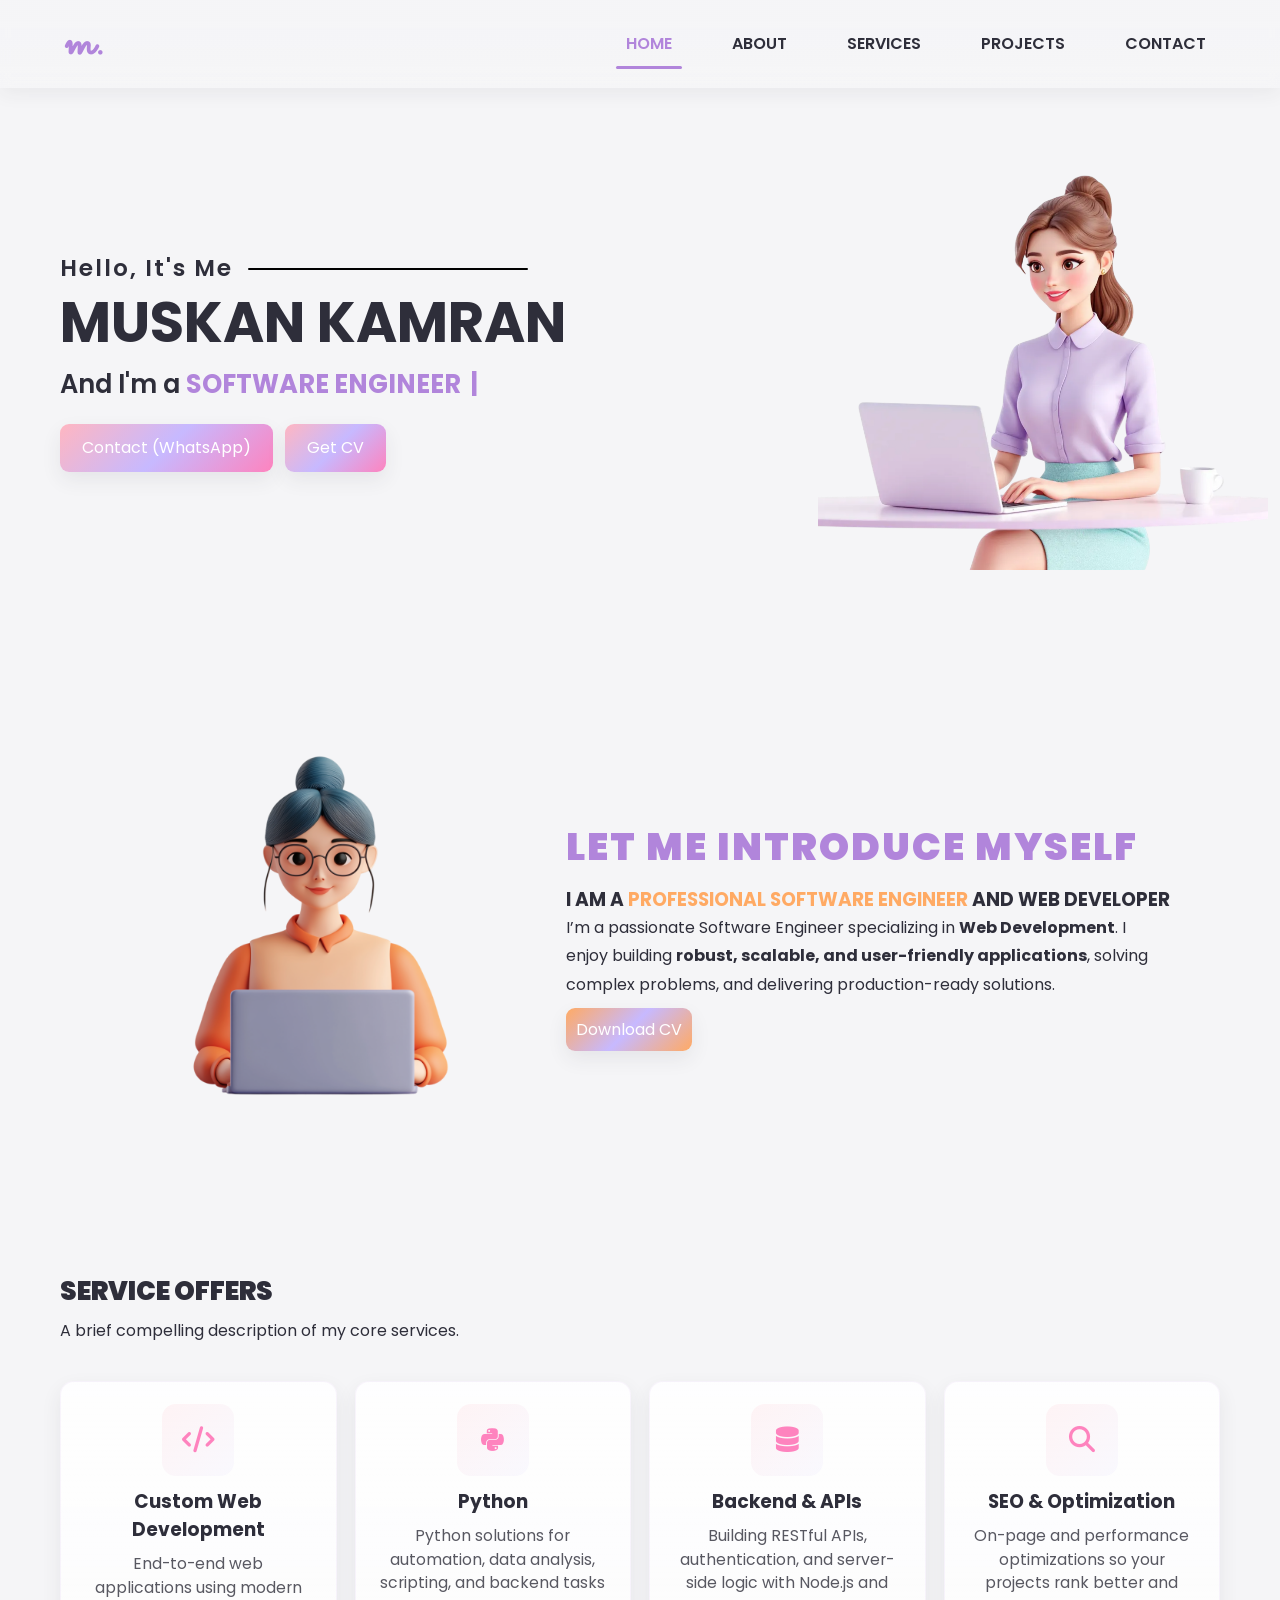
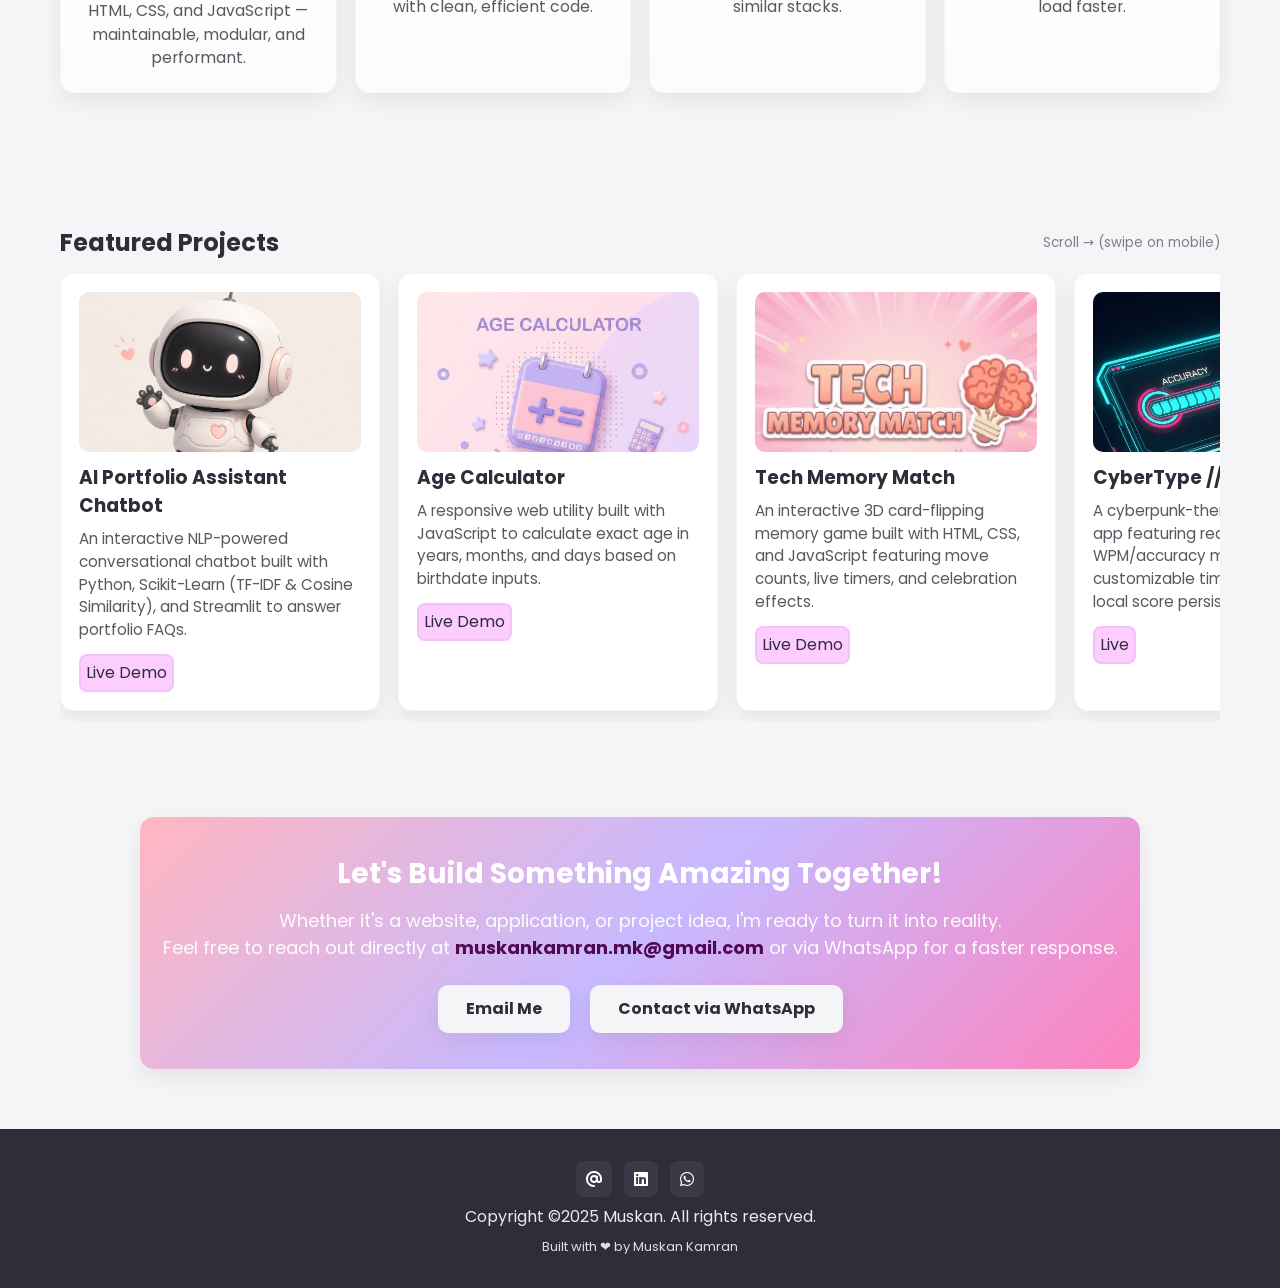
<file: index.html>
<!DOCTYPE html>
<html lang="en">
<head>
  <meta charset="utf-8" />
  <meta name="viewport" content="width=device-width,initial-scale=1" />
  <title>Muskan Kamran — Software Engineer</title>
  <link rel="stylesheet" href="styles.css">
  <link rel="icon" type="image/x-icon" href="images/web-app-manifest-512x512.png">


  <!-- Fonts -->
  <link href="https://fonts.googleapis.com/css2?family=Poppins:wght@300;400;600;700;800&family=Sacramento&display=swap" rel="stylesheet">

  <!-- Icons -->
  <link rel="stylesheet" href="https://cdnjs.cloudflare.com/ajax/libs/font-awesome/6.4.0/css/all.min.css" integrity="sha512-..." crossorigin="anonymous" referrerpolicy="no-referrer" />

</head>
<body>

 <!-- NAV -->
<header class="nav" aria-label="Main navigation">
  <div class="nav-inner">

    <!-- LEFT SIDE: LOGO -->
    <div class="brand">
      <div class="logo">m.</div>
    </div>

    <!-- RIGHT SIDE: NAV LINKS + HAMBURGER -->
    <div class="right-nav">
      <nav class="nav-links" role="navigation" aria-label="Primary">
        <a href="#home">HOME</a>
        <a href="#about">ABOUT</a>
        <a href="#services">SERVICES</a>
        <a href="#projects">PROJECTS</a>
        <a href="#contact">CONTACT</a>
      </nav>

      <!-- HAMBURGER ONLY SHOWS ON MOBILE -->
      <button class="hamburger" id="hamburger" aria-label="Open menu">
        <i class="fa fa-bars"></i>
      </button>
    </div>

  </div>

  <!-- MOBILE MENU -->
  <div class="mobile-menu" id="mobileMenu" aria-hidden="true">
    <a href="#home">Home</a>
    <a href="#about">About</a>
    <a href="#services">Services</a>
    <a href="#projects">Projects</a>
    <a href="#contact">Contact</a>
  </div>
</header>

  <!-- HERO -->
  <main>
    <section id="home" class="hero" aria-label="Hero">
      <div class="hero-left">
        <p class="lead hero-hello">
        Hello, It's Me
        <span class="inline-line"></span>
        </p>
        <h1 class="reveal">MUSKAN KAMRAN</h1>
        <p class="role reveal">
          And I'm a  <span id="typing"></span>
          <span class="cursor">|</span>
        </p>
        <div class="hero-actions reveal">
          <a id="hireDesktop" class="btn btn-primary" href="#" target="_blank" rel="noopener">Contact (WhatsApp)</a>
          <a class="btn btn-primary" href="images/Muskan Kamran CV-P.pdf" download>Get CV</a>
        </div>
      </div>

      <div class="hero-right">
        <figure class="profile-wrap reveal" role="img" aria-label="Profile">
          <!-- Replace this with your actual picture file -->
          <img id="profileImg" src="images/Girl working with laptop.PNG" alt="Muskan Kamran profile image">
        </figure>
      </div>
    </section>

    <!-- ABOUT -->
    <section id="about" class="about" aria-label="About me">
      <div class="about-img hidden-left">
        <img class="about-portrait reveal hero-right" src="images/vecteezy_png-3d-render-of-a-woman-working-on-a-laptop-against_67218466.png" alt="Working illustration">
      </div>

      <div class="about-text hidden-right">
        <div class="section-tag reveal">LET ME INTRODUCE MYSELF</div>
        <h3 class="reveal">I AM A <span style="color:var(--peach)">PROFESSIONAL SOFTWARE ENGINEER</span> AND WEB DEVELOPER</h3>
        <p class="reveal">
          I’m a passionate Software Engineer specializing in <strong>Web Development</strong>. I enjoy building <strong>robust, scalable, and user-friendly applications</strong>, solving complex problems, and delivering production-ready solutions.
        </p>
        </p>
        <div style="margin-top:18px" class="reveal">
          <a class="btn btn-primary btn-primary-a" href="images/Muskan Kamran CV-P.pdf" download>Download CV</a>
        </div>
      </div>
    </section>

    <!-- SERVICES -->
    <section id="services" class="services" aria-label="Services">
      <div style="display:flex;align-items:center;justify-content:space-between;gap:12px">
        <div>
          <div class="section-title">SERVICE OFFERS</div>
          <div class="section-sub">A brief compelling description of my core services.</div>
        </div>
      </div>

      <div class="services-grid" style="margin-top:18px;">
        <div class="service-card reveal">
          <div class="service-icon"><i class="fa fa-code"></i></div>
          <h3>Custom Web Development</h3>
          <p>End-to-end web applications using modern HTML, CSS, and JavaScript — maintainable, modular, and performant.</p>
        </div>

        <div class="service-card reveal">
          <div class="service-icon"><i class="fa-brands fa-python"></i></div>
          <h3>Python</h3>
          <p>Python solutions for automation, data analysis, scripting, and backend tasks with clean, efficient code.</p>
        </div>

        <div class="service-card reveal">
          <div class="service-icon"><i class="fa fa-database"></i></div>
          <h3>Backend & APIs</h3>
          <p>Building RESTful APIs, authentication, and server-side logic with Node.js and similar stacks.</p>
        </div>

        <div class="service-card reveal">
          <div class="service-icon"><i class="fa fa-search"></i></div>
          <h3>SEO & Optimization</h3>
          <p>On-page and performance optimizations so your projects rank better and load faster.</p>
        </div>
      </div>
    </section>

    <!-- PROJECTS (Horizontal scroll) -->
    <section id="projects" class="projects" aria-label="Projects">
      <div class="heading-row">
        <h2>Featured Projects</h2>
        <div style="display:flex;gap:10px;align-items:center">
          <small style="color:rgba(46,46,58,0.6)">Scroll → (swipe on mobile)</small>
        </div>
      </div>

      <div class="projects-track" id="projectsTrack" aria-live="polite">
        <!-- Project 1 -->
         <!-- AI Portfolio Assistant Chatbot -->
        <article class="project-card reveal">
          <div class="thumb">
            <!-- Project Image/Icon Placeholder -->
            <img src="images/ai-chatbot.jpg" alt="AI Portfolio Chatbot">
          </div>
          <h3>AI Portfolio Assistant Chatbot</h3>
          <p>An interactive NLP-powered conversational chatbot built with Python, Scikit-Learn (TF-IDF & Cosine Similarity), and Streamlit to answer portfolio FAQs.</p>
          <div class="project-links">
            <!-- Streamlit Live Link -->
            <a class="btn-outline" href="https://faqchatbot-m.streamlit.app/" target="_blank" rel="noopener">Live Demo</a>
          </div>
        </article>


        <!-- Project 2 -->
        <!-- Project: Age Calculator -->
        <article class="project-card reveal">
          <div class="thumb">
            <img src="images/age-calculator.jpg" alt="Age Calculator Application">
          </div>
          <h3>Age Calculator</h3>
          <p>A responsive web utility built with JavaScript to calculate exact age in years, months, and days based on birthdate inputs.</p>
          <div class="project-links">
            <!-- Agar Live Demo Link ho to href mein URL dalein, warna '#' rehne dein -->
            <a class="btn-outline" href="https://muski504.github.io/Age-Calculator/" target="_blank" rel="noopener">Live Demo</a>
          </div>
        </article>


        <!-- Project 3 -->
        <!-- Project: Tech Memory Match -->
        <article class="project-card reveal">
          <div class="thumb">
            <img src="images/tech-memory-game.png" alt="Tech Memory Match Game">
          </div>
          <h3>Tech Memory Match</h3>
          <p>An interactive 3D card-flipping memory game built with HTML, CSS, and JavaScript featuring move counts, live timers, and celebration effects.</p>
          <div class="project-links">
            <!-- Live Demo Link -->
            <a class="btn-outline" href="https://muski504.github.io/Tech-Memory-Match/" target="_blank" rel="noopener">Live Demo</a>
          </div>
        </article>


        <!-- Project 4-->
        <!-- Project 4: CyberType Speed Tester -->
        <article class="project-card reveal">
          <div class="thumb"><img src="images/cybertype-cover.png" alt="CyberType Speed Tester"></div>
          <h3>CyberType // Speed Tester</h3>
          <p>A cyberpunk-themed typing speed app featuring real-time WPM/accuracy metrics, customizable timers (30s–120s), and local score persistence.</p>
          <div class="project-links">
            <a class="btn-outline" href="https://muski504.github.io/CyberType-Speed-Tester/" target="_blank" rel="noopener noreferrer">Live</a>
          </div>
        </article>
      </div>
    </section>

    <section id="contact" class="contact-cta" aria-label="Contact">
    <div style="max-width:1000px; margin:60px auto; padding:36px 20px; background:var(--primary-gradient); border-radius:14px; color:white; text-align:center; box-shadow:var(--card-shadow);">
        
        <h3>Let's Build Something Amazing Together!</h3>
        <p>Whether it's a website, application, or project idea, I'm ready to turn it into reality.</p>
        <p>Feel free to reach out directly at <span style="color: rgb(72, 1, 72);"><strong>muskankamran.mk@gmail.com</strong></span> or via WhatsApp for a faster response.</p>
        
        <div style="margin-top:24px; display:flex; justify-content:center; gap:20px; flex-wrap:wrap;">
        <a href="mailto:muskankamran.mk@gmail.com" class="btn btn-secondary">Email Me</a>
        <a id="whatsapp-link" href="#" target="_blank" class="btn btn-secondary">Contact via WhatsApp</a>
        </div>
    </div>
    </section>

  </main>

  <!-- FOOTER -->
  <footer>
    <div class="socials">
      <a href="mailto:muskankamran.mk@gmail.com" aria-label="Email"><i class="fa-solid fa-at"></i></i></a>
      <a href="https://www.linkedin.com/in/muskan-kamran-891720352" aria-label="Linkedin"><i class="fa-brands fa-linkedin"></i></a>
      <a  id="footerWhatsapp" href="#" target="_blank"  aria-label="WhatsApp"><i class="fa-brands fa-whatsapp"></i></a>
    </div>
    <div style="opacity:0.9;margin-bottom:8px">Copyright ©2025 Muskan. All rights reserved.</div>
    <div style="font-size:13px;opacity:0.85">Built with ❤️ by Muskan Kamran</div>
  </footer>
<script src="script.js"></script>
</body>
</html>
</file>
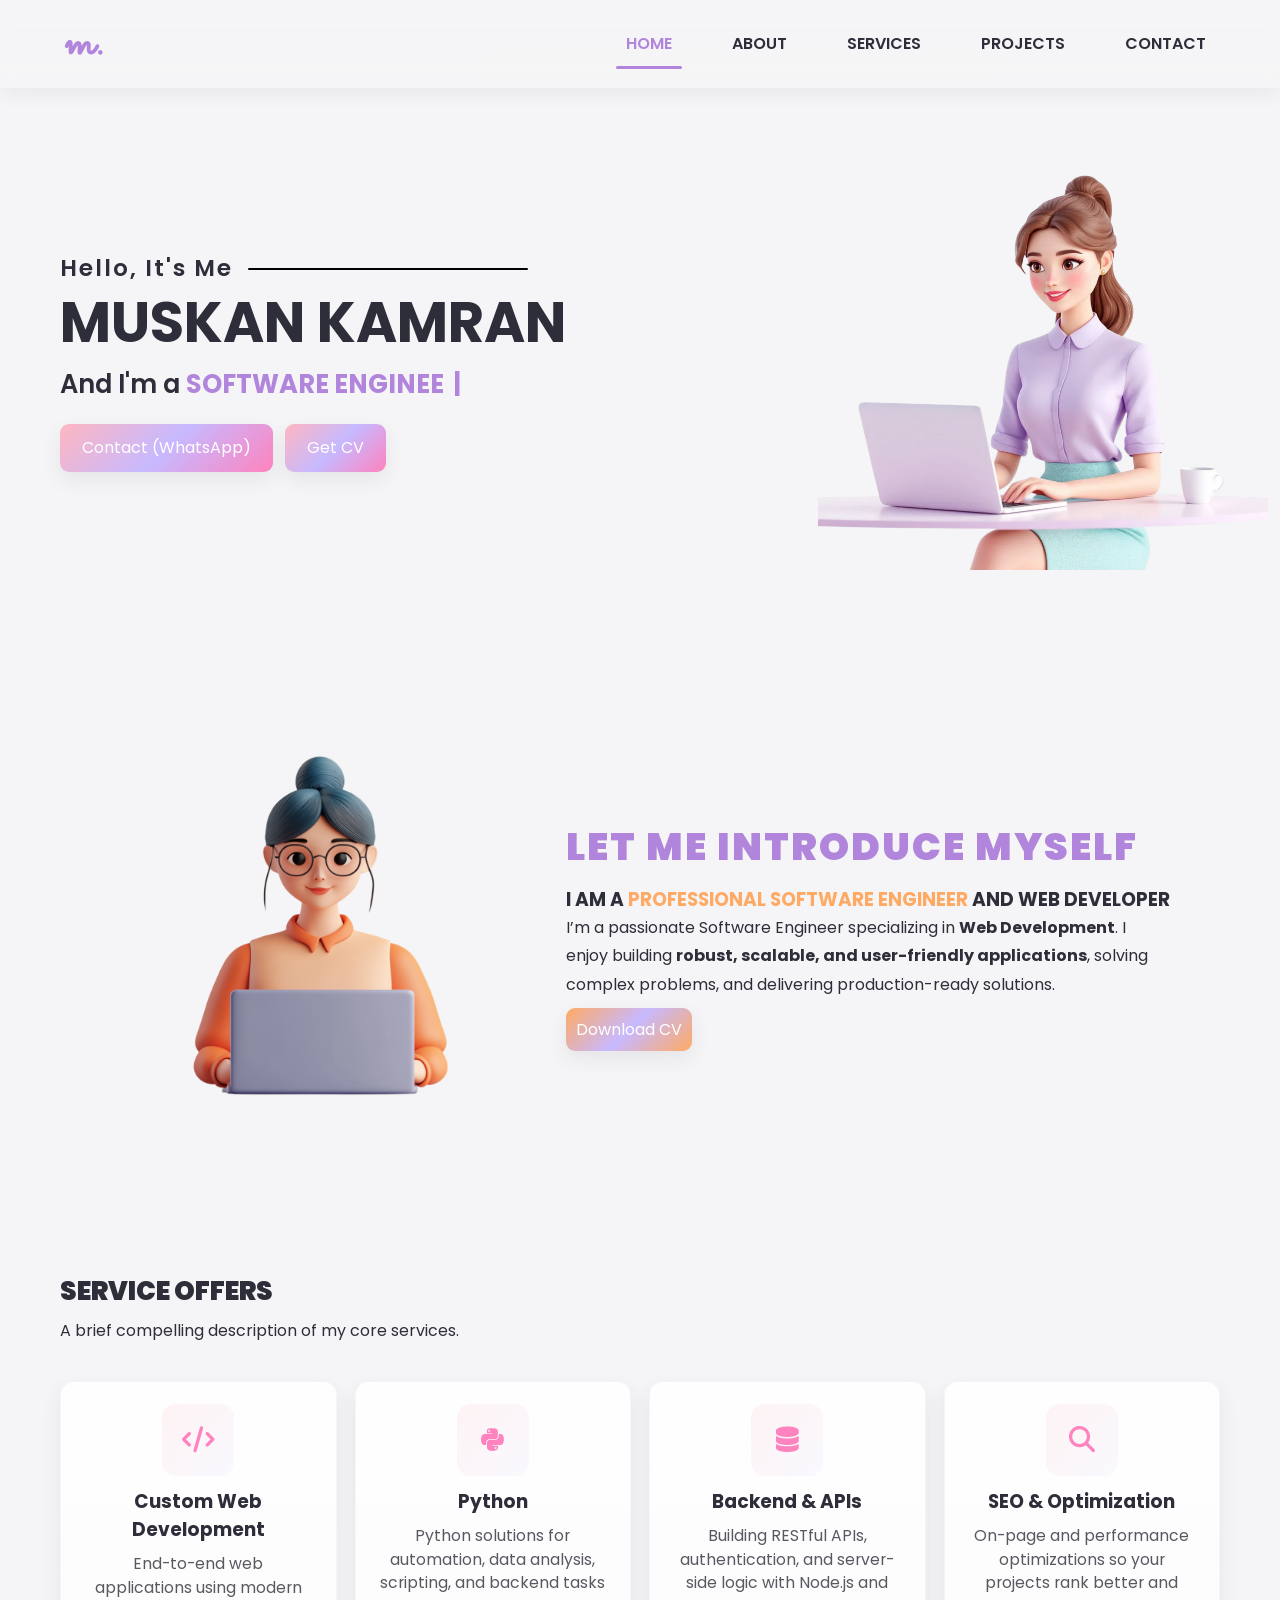
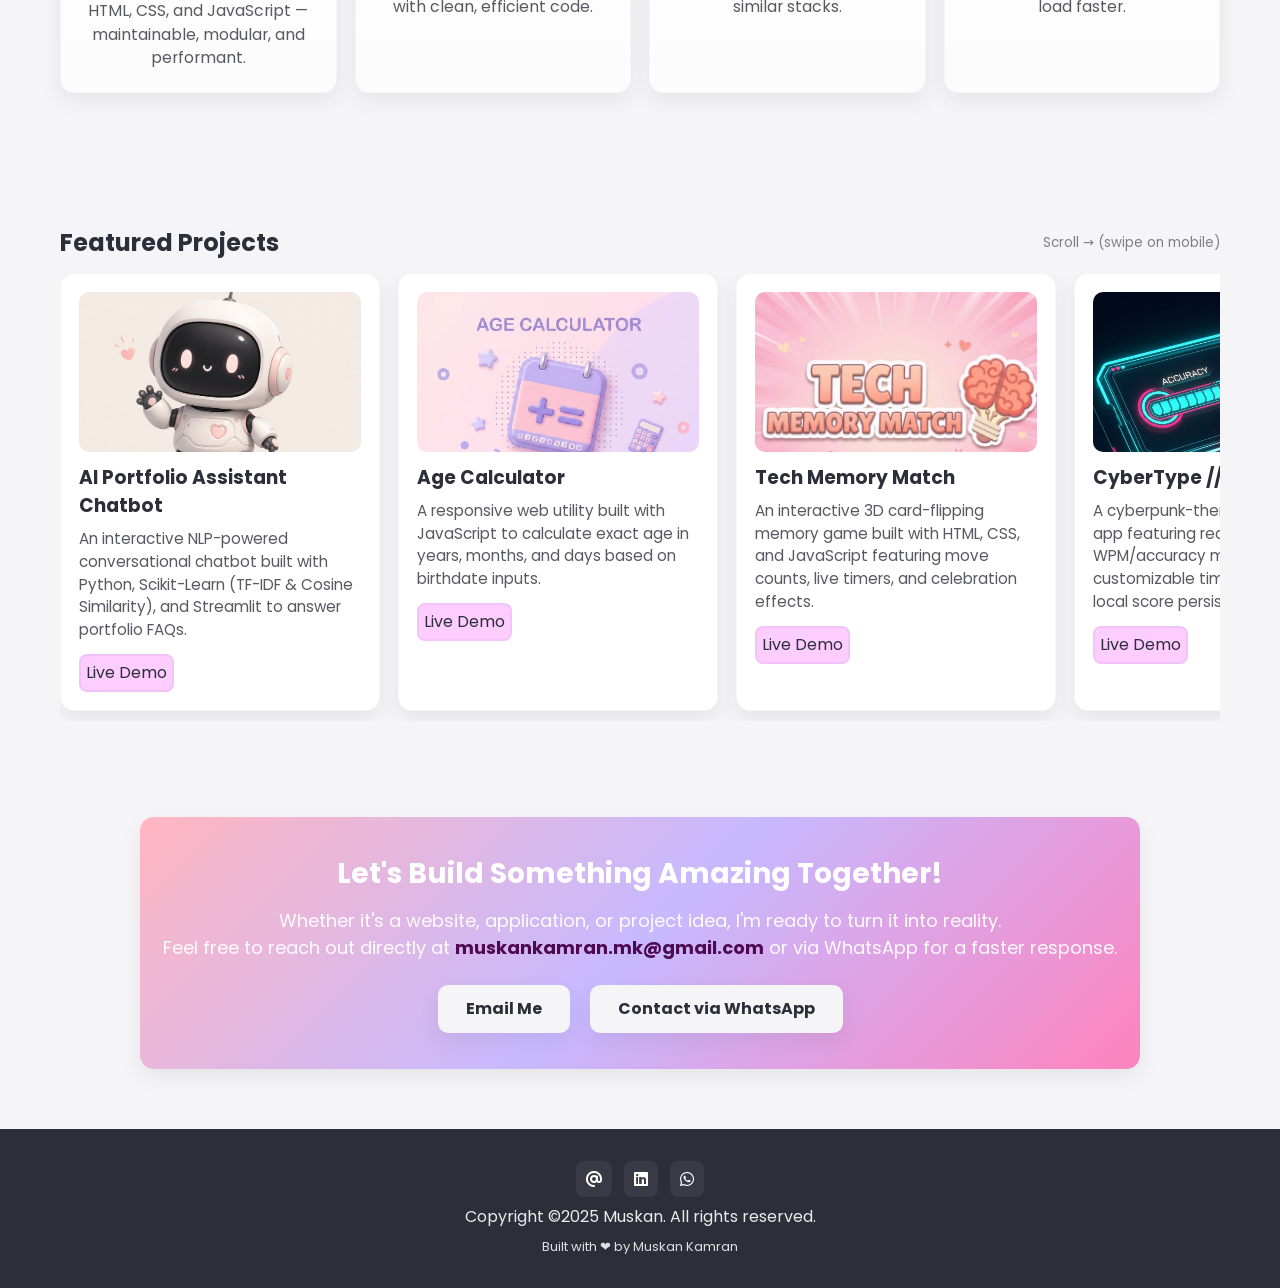
<file: frontend/index.html>
<!DOCTYPE html>
<html lang="en">
<head>
  <meta charset="utf-8" />
  <meta name="viewport" content="width=device-width,initial-scale=1" />
  <title>Muskan Kamran — Software Engineer</title>
  <link rel="stylesheet" href="styles.css">
  <link rel="icon" type="image/x-icon" href="images/web-app-manifest-512x512.png">


  <!-- Fonts -->
  <link href="https://fonts.googleapis.com/css2?family=Poppins:wght@300;400;600;700;800&family=Sacramento&display=swap" rel="stylesheet">

  <!-- Icons -->
  <link rel="stylesheet" href="https://cdnjs.cloudflare.com/ajax/libs/font-awesome/6.4.0/css/all.min.css" integrity="sha512-..." crossorigin="anonymous" referrerpolicy="no-referrer" />

</head>
<body>

 <!-- NAV -->
<header class="nav" aria-label="Main navigation">
  <div class="nav-inner">

    <!-- LEFT SIDE: LOGO -->
    <div class="brand">
      <div class="logo">m.</div>
    </div>

    <!-- RIGHT SIDE: NAV LINKS + HAMBURGER -->
    <div class="right-nav">
      <nav class="nav-links" role="navigation" aria-label="Primary">
        <a href="#home">HOME</a>
        <a href="#about">ABOUT</a>
        <a href="#services">SERVICES</a>
        <a href="#projects">PROJECTS</a>
        <a href="#contact">CONTACT</a>
      </nav>

      <!-- HAMBURGER ONLY SHOWS ON MOBILE -->
      <button class="hamburger" id="hamburger" aria-label="Open menu">
        <i class="fa fa-bars"></i>
      </button>
    </div>

  </div>

  <!-- MOBILE MENU -->
  <div class="mobile-menu" id="mobileMenu" aria-hidden="true">
    <a href="#home">Home</a>
    <a href="#about">About</a>
    <a href="#services">Services</a>
    <a href="#projects">Projects</a>
    <a href="#contact">Contact</a>
  </div>
</header>

  <!-- HERO -->
  <main>
    <section id="home" class="hero" aria-label="Hero">
      <div class="hero-left">
        <p class="lead hero-hello">
        Hello, It's Me
        <span class="inline-line"></span>
        </p>
        <h1 class="reveal">MUSKAN KAMRAN</h1>
        <p class="role reveal">
          And I'm a  <span id="typing"></span>
          <span class="cursor">|</span>
        </p>
        <div class="hero-actions reveal">
          <a id="hireDesktop" class="btn btn-primary" href="#" target="_blank" rel="noopener">Contact (WhatsApp)</a>
          <a class="btn btn-primary" href="images/Muskan Kamran CV-P.pdf" download>Get CV</a>
        </div>
      </div>

      <div class="hero-right">
        <figure class="profile-wrap reveal" role="img" aria-label="Profile">
          <!-- Replace this with your actual picture file -->
          <img id="profileImg" src="images/Girl working with laptop.PNG" alt="Muskan Kamran profile image">
        </figure>
      </div>
    </section>

    <!-- ABOUT -->
    <section id="about" class="about" aria-label="About me">
      <div class="about-img hidden-left">
        <img class="about-portrait reveal hero-right" src="images/vecteezy_png-3d-render-of-a-woman-working-on-a-laptop-against_67218466.png" alt="Working illustration">
      </div>

      <div class="about-text hidden-right">
        <div class="section-tag reveal">LET ME INTRODUCE MYSELF</div>
        <h3 class="reveal">I AM A <span style="color:var(--peach)">PROFESSIONAL SOFTWARE ENGINEER</span> AND WEB DEVELOPER</h3>
        <p class="reveal">
          I’m a passionate Software Engineer specializing in <strong>Web Development</strong>. I enjoy building <strong>robust, scalable, and user-friendly applications</strong>, solving complex problems, and delivering production-ready solutions.
        </p>
        </p>
        <div style="margin-top:18px" class="reveal">
          <a class="btn btn-primary btn-primary-a" href="images/Muskan Kamran CV-P.pdf" download>Download CV</a>
        </div>
      </div>
    </section>

    <!-- SERVICES -->
    <section id="services" class="services" aria-label="Services">
      <div style="display:flex;align-items:center;justify-content:space-between;gap:12px">
        <div>
          <div class="section-title">SERVICE OFFERS</div>
          <div class="section-sub">A brief compelling description of my core services.</div>
        </div>
      </div>

      <div class="services-grid" style="margin-top:18px;">
        <div class="service-card reveal">
          <div class="service-icon"><i class="fa fa-code"></i></div>
          <h3>Custom Web Development</h3>
          <p>End-to-end web applications using modern HTML, CSS, and JavaScript — maintainable, modular, and performant.</p>
        </div>

        <div class="service-card reveal">
          <div class="service-icon"><i class="fa-brands fa-python"></i></div>
          <h3>Python</h3>
          <p>Python solutions for automation, data analysis, scripting, and backend tasks with clean, efficient code.</p>
        </div>

        <div class="service-card reveal">
          <div class="service-icon"><i class="fa fa-database"></i></div>
          <h3>Backend & APIs</h3>
          <p>Building RESTful APIs, authentication, and server-side logic with Node.js and similar stacks.</p>
        </div>

        <div class="service-card reveal">
          <div class="service-icon"><i class="fa fa-search"></i></div>
          <h3>SEO & Optimization</h3>
          <p>On-page and performance optimizations so your projects rank better and load faster.</p>
        </div>
      </div>
    </section>

    <!-- PROJECTS (Horizontal scroll) -->
    <section id="projects" class="projects" aria-label="Projects">
      <div class="heading-row">
        <h2>Featured Projects</h2>
        <div style="display:flex;gap:10px;align-items:center">
          <small style="color:rgba(46,46,58,0.6)">Scroll → (swipe on mobile)</small>
        </div>
      </div>

      <div class="projects-track" id="projectsTrack" aria-live="polite">
        <!-- Project 1 -->
         <!-- AI Portfolio Assistant Chatbot -->
        <article class="project-card reveal">
          <div class="thumb">
            <!-- Project Image/Icon Placeholder -->
            <img src="images/ai-chatbot.jpg" alt="AI Portfolio Chatbot">
          </div>
          <h3>AI Portfolio Assistant Chatbot</h3>
          <p>An interactive NLP-powered conversational chatbot built with Python, Scikit-Learn (TF-IDF & Cosine Similarity), and Streamlit to answer portfolio FAQs.</p>
          <div class="project-links">
            <!-- Streamlit Live Link -->
            <a class="btn-outline" href="https://faqchatbot-m.streamlit.app/" target="_blank" rel="noopener">Live Demo</a>
          </div>
        </article>


        <!-- Project 2 -->
        <!-- Project: Age Calculator -->
        <article class="project-card reveal">
          <div class="thumb">
            <img src="images/age-calculator.jpg" alt="Age Calculator Application">
          </div>
          <h3>Age Calculator</h3>
          <p>A responsive web utility built with JavaScript to calculate exact age in years, months, and days based on birthdate inputs.</p>
          <div class="project-links">
            <!-- Agar Live Demo Link ho to href mein URL dalein, warna '#' rehne dein -->
            <a class="btn-outline" href="https://muski504.github.io/Age-Calculator/" target="_blank" rel="noopener">Live Demo</a>
          </div>
        </article>


        <!-- Project 3 -->
        <!-- Project: Tech Memory Match -->
        <article class="project-card reveal">
          <div class="thumb">
            <img src="images/tech-memory-game.png" alt="Tech Memory Match Game">
          </div>
          <h3>Tech Memory Match</h3>
          <p>An interactive 3D card-flipping memory game built with HTML, CSS, and JavaScript featuring move counts, live timers, and celebration effects.</p>
          <div class="project-links">
            <!-- Live Demo Link -->
            <a class="btn-outline" href="https://muski504.github.io/Tech-Memory-Match/" target="_blank" rel="noopener">Live Demo</a>
          </div>
        </article>


        <!-- Project 4-->
        <!-- Project 4: CyberType Speed Tester -->
        <article class="project-card reveal">
          <div class="thumb"><img src="images/cybertype-cover.png" alt="CyberType Speed Tester"></div>
          <h3>CyberType // Speed Tester</h3>
          <p>A cyberpunk-themed typing speed app featuring real-time WPM/accuracy metrics, customizable timers (30s–120s), and local score persistence.</p>
          <div class="project-links">
            <a class="btn-outline" href="https://muski504.github.io/CyberType-Speed-Tester/" target="_blank" rel="noopener noreferrer">Live Demo</a>
          </div>
        </article>
      </div>
    </section>

    <section id="contact" class="contact-cta" aria-label="Contact">
    <div style="max-width:1000px; margin:60px auto; padding:36px 20px; background:var(--primary-gradient); border-radius:14px; color:white; text-align:center; box-shadow:var(--card-shadow);">
        
        <h3>Let's Build Something Amazing Together!</h3>
        <p>Whether it's a website, application, or project idea, I'm ready to turn it into reality.</p>
        <p>Feel free to reach out directly at <span style="color: rgb(72, 1, 72);"><strong>muskankamran.mk@gmail.com</strong></span> or via WhatsApp for a faster response.</p>
        
        <div style="margin-top:24px; display:flex; justify-content:center; gap:20px; flex-wrap:wrap;">
        <a href="mailto:muskankamran.mk@gmail.com" class="btn btn-secondary">Email Me</a>
        <a id="whatsapp-link" href="#" target="_blank" class="btn btn-secondary">Contact via WhatsApp</a>
        </div>
    </div>
    </section>

  </main>

  <!-- FOOTER -->
  <footer>
    <div class="socials">
      <a href="mailto:muskankamran.mk@gmail.com" aria-label="Email"><i class="fa-solid fa-at"></i></i></a>
      <a href="https://www.linkedin.com/in/muskan-kamran-891720352" aria-label="Linkedin"><i class="fa-brands fa-linkedin"></i></a>
      <a  id="footerWhatsapp" href="#" target="_blank"  aria-label="WhatsApp"><i class="fa-brands fa-whatsapp"></i></a>
    </div>
    <div style="opacity:0.9;margin-bottom:8px">Copyright ©2025 Muskan. All rights reserved.</div>
    <div style="font-size:13px;opacity:0.85">Built with ❤️ by Muskan Kamran</div>
  </footer>
<script src="script.js"></script>
</body>
</html>
</file>
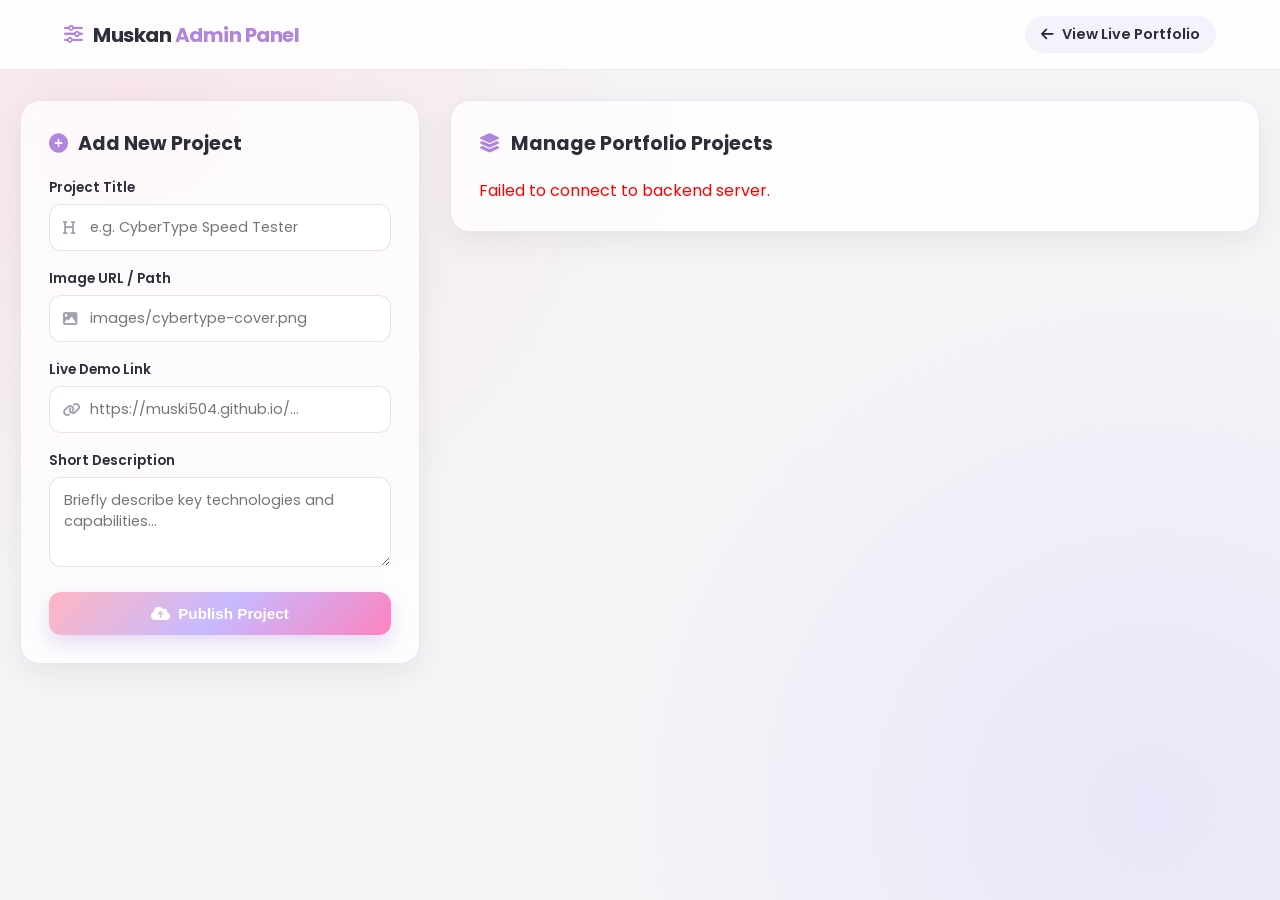
<file: frontend/admin.html>
<!DOCTYPE html>
<html lang="en">
<head>
  <meta charset="UTF-8" />
  <meta name="viewport" content="width=device-width, initial-scale=1.0" />
  <title>Admin Dashboard — Muskan Portfolio</title>

  <!-- Google Fonts & Font Awesome Icons -->
  <link href="https://fonts.googleapis.com/css2?family=Poppins:wght@300;400;500;600;700;800&display=swap" rel="stylesheet">
  <link rel="stylesheet" href="https://cdnjs.cloudflare.com/ajax/libs/font-awesome/6.4.0/css/all.min.css" />

  <style>
    /* =========================================
       Dreamy Elegance Theme Integration
       ========================================= */
    :root {
      --smoke-white: #F5F5F7;
      --lavender-mist: #C7B9FF;
      --pink-blush: #FFB6C1;
      --peach-glow: #FE83BE;
      --midnight-charcoal: #2E2E3A;
      --lilac-bloom: #B185DB;
      --primary-gradient: linear-gradient(135deg, var(--pink-blush) 0%, var(--lavender-mist) 50%, var(--peach-glow) 100%);
      --glass-bg: rgba(255, 255, 255, 0.75);
      --card-shadow: 0 10px 30px rgba(46, 46, 58, 0.08);
      --border-soft: rgba(177, 133, 219, 0.2);
    }

    * {
      box-sizing: border-box;
      margin: 0;
      padding: 0;
    }

    body {
      font-family: 'Poppins', sans-serif;
      background: var(--smoke-white);
      color: var(--midnight-charcoal);
      min-height: 100vh;
      background-image: 
        radial-gradient(circle at 10% 10%, rgba(255, 182, 193, 0.25), transparent 40%),
        radial-gradient(circle at 90% 90%, rgba(199, 185, 255, 0.25), transparent 40%);
    }

    /* Top Navigation Header */
    .admin-header {
      background: rgba(255, 255, 255, 0.85);
      backdrop-filter: blur(12px);
      border-bottom: 1px solid var(--border-soft);
      padding: 16px 5%;
      display: flex;
      justify-content: space-between;
      align-items: center;
      position: sticky;
      top: 0;
      z-index: 100;
    }

    .brand-logo {
      display: flex;
      align-items: center;
      gap: 10px;
    }

    .brand-logo h1 {
      font-size: 1.25rem;
      font-weight: 700;
      letter-spacing: -0.5px;
    }

    .brand-logo span {
      color: var(--lilac-bloom);
    }

    .back-btn {
      color: var(--midnight-charcoal);
      text-decoration: none;
      font-weight: 600;
      font-size: 0.9rem;
      display: inline-flex;
      align-items: center;
      gap: 8px;
      padding: 8px 16px;
      border-radius: 20px;
      background: rgba(177, 133, 219, 0.1);
      transition: all 0.25s ease;
    }

    .back-btn:hover {
      background: var(--lilac-bloom);
      color: white;
      transform: translateY(-2px);
    }

    /* Layout Dashboard Grid */
    .dashboard-wrapper {
      max-width: 1280px;
      margin: 30px auto;
      padding: 0 20px;
      display: grid;
      grid-template-columns: 400px 1fr;
      gap: 30px;
      align-items: start;
    }

    /* Glass Panels */
    .panel {
      background: var(--glass-bg);
      backdrop-filter: blur(10px);
      border: 1px solid var(--border-soft);
      border-radius: 20px;
      padding: 28px;
      box-shadow: var(--card-shadow);
    }

    .panel-title {
      font-size: 1.2rem;
      font-weight: 700;
      margin-bottom: 20px;
      display: flex;
      align-items: center;
      gap: 10px;
      color: var(--midnight-charcoal);
    }

    .panel-title i {
      color: var(--lilac-bloom);
    }

    /* Modern Styled Inputs */
    .form-group {
      margin-bottom: 18px;
    }

    .form-group label {
      display: block;
      font-size: 0.85rem;
      font-weight: 600;
      margin-bottom: 6px;
      color: var(--midnight-charcoal);
    }

    .input-wrap {
      position: relative;
    }

    .input-wrap i {
      position: absolute;
      left: 14px;
      top: 50%;
      transform: translateY(-50%);
      color: #a0a0b0;
      font-size: 0.9rem;
    }

    .form-control {
      width: 100%;
      padding: 12px 14px 12px 40px;
      border: 1.5px solid rgba(177, 133, 219, 0.25);
      border-radius: 12px;
      background: rgba(255, 255, 255, 0.9);
      font-family: inherit;
      font-size: 0.9rem;
      color: var(--midnight-charcoal);
      outline: none;
      transition: all 0.25s ease;
    }

    textarea.form-control {
      padding-left: 14px;
      resize: vertical;
      min-height: 90px;
    }

    .form-control:focus {
      border-color: var(--lilac-bloom);
      box-shadow: 0 0 0 4px rgba(177, 133, 219, 0.15);
      background: #ffffff;
    }

    /* Primary Gradient Button */
    .btn-submit {
      width: 100%;
      padding: 13px;
      border: none;
      border-radius: 12px;
      background: var(--primary-gradient);
      color: white;
      font-weight: 700;
      font-size: 0.95rem;
      cursor: pointer;
      box-shadow: 0 8px 20px rgba(177, 133, 219, 0.3);
      transition: all 0.3s ease;
      display: flex;
      align-items: center;
      justify-content: center;
      gap: 8px;
    }

    .btn-submit:hover {
      transform: translateY(-3px);
      box-shadow: 0 12px 25px rgba(177, 133, 219, 0.45);
    }

    /* Right Panel Project Grid */
    .projects-grid-admin {
      display: grid;
      grid-template-columns: repeat(auto-fill, minmax(280px, 1fr));
      gap: 20px;
    }

    .admin-card {
      background: white;
      border-radius: 16px;
      border: 1px solid rgba(177, 133, 219, 0.15);
      overflow: hidden;
      box-shadow: 0 4px 15px rgba(0, 0, 0, 0.03);
      transition: all 0.3s ease;
      display: flex;
      flex-direction: column;
    }

    .admin-card:hover {
      transform: translateY(-5px);
      box-shadow: var(--card-shadow);
    }

    .card-thumb {
      height: 140px;
      width: 100%;
      object-fit: cover;
      background: rgba(199, 185, 255, 0.1);
    }

    .card-body {
      padding: 16px;
      flex-grow: 1;
      display: flex;
      flex-direction: column;
    }

    .card-body h4 {
      font-size: 1rem;
      font-weight: 700;
      margin-bottom: 6px;
    }

    .card-body p {
      font-size: 0.82rem;
      color: rgba(46, 46, 58, 0.75);
      line-height: 1.4;
      margin-bottom: 14px;
      flex-grow: 1;
    }

    .card-footer {
      display: flex;
      justify-content: space-between;
      align-items: center;
      padding-top: 10px;
      border-top: 1px solid rgba(0, 0, 0, 0.05);
    }

    .demo-link {
      font-size: 0.8rem;
      color: var(--lilac-bloom);
      text-decoration: none;
      font-weight: 600;
      display: flex;
      align-items: center;
      gap: 4px;
    }

    .btn-delete {
      background: rgba(255, 77, 77, 0.1);
      color: #ff4d4d;
      border: none;
      padding: 6px 12px;
      border-radius: 8px;
      font-size: 0.8rem;
      font-weight: 600;
      cursor: pointer;
      transition: all 0.2s ease;
    }

    .btn-delete:hover {
      background: #ff4d4d;
      color: white;
    }

    /* Responsive */
    @media (max-width: 900px) {
      .dashboard-wrapper {
        grid-template-columns: 1fr;
      }
    }
  </style>
</head>
<body>

  <!-- Header Nav -->
  <header class="admin-header">
    <div class="brand-logo">
      <i class="fa-solid fa-sliders" style="color: var(--lilac-bloom); font-size: 1.2rem;"></i>
      <h1>Muskan <span>Admin Panel</span></h1>
    </div>
    <a href="index.html" class="back-btn">
      <i class="fa-solid fa-arrow-left"></i> View Live Portfolio
    </a>
  </header>

  <!-- Main Container -->
  <main class="dashboard-wrapper">
    
    <!-- Left Column: Add Project Form -->
    <section class="panel">
      <h2 class="panel-title">
        <i class="fa-solid fa-plus-circle"></i> Add New Project
      </h2>

      <form id="addProjectForm">
        <div class="form-group">
          <label for="title">Project Title</label>
          <div class="input-wrap">
            <i class="fa-solid fa-heading"></i>
            <input type="text" id="title" class="form-control" placeholder="e.g. CyberType Speed Tester" required />
          </div>
        </div>

        <div class="form-group">
          <label for="image_url">Image URL / Path</label>
          <div class="input-wrap">
            <i class="fa-solid fa-image"></i>
            <input type="text" id="image_url" class="form-control" placeholder="images/cybertype-cover.png" required />
          </div>
        </div>

        <div class="form-group">
          <label for="live_demo_url">Live Demo Link</label>
          <div class="input-wrap">
            <i class="fa-solid fa-link"></i>
            <input type="url" id="live_demo_url" class="form-control" placeholder="https://muski504.github.io/..." />
          </div>
        </div>

        <div class="form-group">
          <label for="description">Short Description</label>
          <textarea id="description" class="form-control" placeholder="Briefly describe key technologies and capabilities..." required></textarea>
        </div>

        <button type="submit" class="btn-submit">
          <i class="fa-solid fa-cloud-arrow-up"></i> Publish Project
        </button>
      </form>
    </section>

    <!-- Right Column: Live Projects List -->
    <section class="panel">
      <h2 class="panel-title">
        <i class="fa-solid fa-layer-group"></i> Manage Portfolio Projects
      </h2>

      <div class="projects-grid-admin" id="adminProjectsList">
        <!-- Javascript will inject dynamic cards here -->
      </div>
    </section>

  </main>

  <script src="admin.js"></script>
</body>
</html>
</file>
<file: styles.css>
/* =========================
     Dreamy Elegance Palette
     ========================= */
  :root{
    --smoke-white: #F5F5F7;
    --lavender-mist: #C7B9FF;
    --pink-blush: #FFB6C1;
    --peach-glow: #fe83be;
    --peach: #ffaa64;
    --midnight-charcoal: #2E2E3A;
    --lilac-bloom: #B185DB;
    --primary-gradient: linear-gradient(135deg, var(--pink-blush) 0%, var(--lavender-mist) 50%, var(--peach-glow) 100%);
    --secondary-gradient: linear-gradient(135deg, var(--peach) 0%, var(--lavender-mist) 50%, var(--peach) 100%);
    --glass-bg: rgba(255,255,255,0.6);
    --card-shadow: 0 8px 20px rgba(46,46,58,0.08);
  }

  /* =========================
     Global
     ========================= */
  *{
    box-sizing:border-box;
    margin:0;
    padding:0;
}

  html{
    scroll-behavior:smooth;
    scroll-padding-top: 90px; /* jitni height tumhari navbar ki hai */
    }

  body{
    font-family:'Poppins',system-ui,-apple-system,Segoe UI,Roboto,"Helvetica Neue",Arial;
    background:var(--smoke-white);
    color:var(--midnight-charcoal);
    -webkit-font-smoothing:antialiased;
    -moz-osx-font-smoothing:grayscale;
    line-height:1.5;
  }

  a{
    color:inherit;
    text-decoration:none;
}

  img{
    max-width:100%;
    display:block;
}

  /* =========================
     NAVBAR
     ========================= */
  .nav {
    position:sticky;
    top:0;
    z-index:999;
    backdrop-filter: blur(6px);
    background: linear-gradient(180deg, rgba(245,245,247,0.88) 0%, rgba(245,245,247,0.70) 100%);
    box-shadow: 0 6px 18px rgba(46,46,58,0.06);
  }
  .nav-inner {
  display: flex;
  justify-content: space-between; /* Logo left, nav right */
  align-items: center;
  padding: 20px 5%;
}

.right-nav {
  display: flex;
  align-items: center;
  gap: 25px;
}

/* Desktop Links */
.nav-links a {
  margin-left: 20px;
  text-decoration: none;
  font-weight: 600;
  color: var(--midnight-charcoal);
}

/* Hide hamburger on desktop */
.hamburger {
  display: none;
  background: none;
  border: none;
  font-size: 26px;
}

/* Responsive */
@media (max-width: 768px) {
  .nav-links {
    display: none;  /* Hide nav links on mobile */
  }

  .hamburger {
    display: block; /* Show hamburger */
  }
}
  .brand{
    display:flex;align-items:center;gap:12px;
  }
  .logo{
    font-family:'Sacramento',cursive;
    color:var(--lilac-bloom);
    line-height:1;
    font-weight: bold;
    font-size: 3rem;
  }

  .nav-links{
    display:flex;
    gap:20px;
    align-items:center;
}
  .nav-links a{
    font-weight:600;
    color:var(--midnight-charcoal);
    padding:8px 10px;
    border-radius:8px;
    transition:all .18s
}
  .nav-links a:hover{
    color:var(--lilac-bloom);
    background:rgba(177,133,219,0.06)
}
  .cta-btn{
    padding:8px 14px;
    border-radius:12px;
    background:var(--primary-gradient);
    color:white;
    font-weight:700;
    box-shadow:0 8px 20px rgba(177,133,219,0.12);
}
  .hamburger{
    display:none;
    border:none;
    background:none;
    font-size:20px;
    color:var(--midnight-charcoal);
}

/* ACTIVE link (text color) */
.nav-links a.active {
  color: var(--lilac-bloom);
  position: relative;
}

/* ACTIVE underline (smooth left → right) */
.nav-links a.active::after {
  content: "";
  position: absolute;
  left: 0;
  bottom: -5px;
  height: 3px;
  width: 0%;                 /* start underline from 0 (important!) */
  background: var(--lilac-bloom);
  border-radius: 10px;
  animation: slideUnderline 0.35s ease forwards;
}

/* Keyframes for smooth underline expansion */
@keyframes slideUnderline {
  from { width: 0%; }
  to { width: 100%; }
}


  /* =========================
     HERO SECTION
     ========================= */
  .hero{
    max-width:1200px;
    margin:28px auto;
    padding:36px 20px;
    display:grid;
    grid-template-columns:1fr 420px;
    gap:36px;
    align-items:center;
  }

  .hero-hello {
  font-family: 'Poppins', sans-serif;
  font-weight: 600;
  font-size: clamp(30px, 6vw, 44px);
  display: flex;
  align-items: center; /* text & line same baseline */
  gap: 15px;           /* text aur line ke beech space */
  font-size: 1.8vw;
}

.inline-line {
  width: 280px; /* default desktop width */
  height: 2px;
  background-color: black;
  border-radius: 2px;
}

/* Tablet (768px – 1024px) */
@media (max-width: 1024px) {
  .inline-line {
    width: 200px;
  }
}

/* Mobile (less than 768px) */
@media (max-width: 768px) {
  .hero-hello {
    gap: 10px; /* reduce gap on small screens */
  }
  .inline-line {
    width: 100px; /* smaller line for mobile */
  }
}

/* Typing Animation */
.role{
  font-size: 2vw;
}

#typing {
  font-weight: 700;
  color: var(--lilac-bloom);
}

.cursor {
  display: inline-block;
  animation: blink 0.7s infinite;
  font-weight: 700;
  margin-left: 3px;
  color: var(--lilac-bloom);
}

@keyframes blink {
  0%, 50% { opacity: 1; }
  51%, 100% { opacity: 0; }
}


.hero-left{
    margin-top: -17px;
}

  .hero-left p.lead{
    font-weight:600;
    letter-spacing:2px;
    margin-bottom:8px;
    
}

  .hero-left h1{
    font-size:clamp(30px,6vw,56px);
    line-height:1.02;
    margin-bottom:14px;
}
  .hero-left p.role{
    color:var(--midnight-charcoal);
    font-weight:600;
    margin-bottom:20px
}
  .hero-actions{
    display:flex;
    gap:12px;
    flex-wrap:wrap;
}
  .hero .btn{
    padding:12px 22px;
    cursor:pointer;
    transition: transform 0.3s ease, box-shadow 0.3s ease, background 0.3s ease;
}
  .btn-primary{
    background:var(--primary-gradient);
    color:white;
    box-shadow:var(--card-shadow);
    padding: 10px;
    border-radius: 9px;
    transition: transform 0.3s ease, box-shadow 0.3s ease, background 0.3s ease;
}

.btn-primary:hover{
  transform: translateY(-3px);
  box-shadow: 0 8px 20px rgba(177, 133, 219, 0.4);
}

.btn-secondary{
    background:var(--smoke-white);
    color:var(--midnight-charcoal);
    box-shadow:var(--card-shadow);
    padding: 10px;
    border-radius: 9px;
}

.btn-secondary:hover{
    background:rgb(230, 209, 249);
}

.btn-primary-a{
    background:var(--secondary-gradient);
}

  .btn-outline{
    background: #fcb9ffb5;
    border: 2px solid rgba(177, 133, 219, 0.14);
    color: var(--midnight-charcoal);
    padding: 5px;
    border-radius: 8px;
}

  .hero-right{
    border-radius:18px;
    padding:18px;

  }
  .profile-wrap{
    width:450px;
    height:400px;
    overflow:hidden;

}
  .profile-wrap img{
    width:100%;
    height:100%;
    object-fit:cover;
    display:block;
    transition:transform .6s ease;
}

  .profile-wrap:hover img{
    transform:scale(1.03)
}

/* Initial Hidden State */
.hero-left, .hero-right {
  opacity: 0;
  transition: all 0.9s ease;
}

/* TEXT left se slide */
.hero-left {
  transform: translateX(-70px);
}

/* IMAGE right se slide */
.hero-right {
  transform: translateX(70px);
}

/* Visible State */
.show-hero-left {
  opacity: 1;
  transform: translateX(0);
}

.show-hero-right {
  opacity: 1;
  transform: translateX(0);
}


  /* =========================
     ABOUT
     ========================= */
  .about{
    max-width:1100px;
    margin:60px auto;
    padding:36px 20px;
    display:grid;
    grid-template-columns:420px 1fr;
    gap:36px;
    align-items:center;
  }

  .about .section-tag{
    color:var(--lilac-bloom);
    font-weight:900;
    font-size: 3vw;
    letter-spacing:2px;
    margin-bottom:10px
}
  .about h2{
    font-size:28px;
    margin-bottom:16px
}
  .about p{
    color:var(--midnight-charcoal);
    line-height:1.8
}

.hidden-left,
.hidden-right {
    opacity: 0;
    transition: all 0.8s ease;
}

.hidden-left {
    transform: translateX(-60px);
}

.hidden-right {
    transform: translateX(60px);
}

.show {
    opacity: 1;
    transform: translateX(0);
}


  /* =========================
     SERVICES (Soft pastel cards)
     ========================= */
  .services{
    max-width:1200px;
    margin:60px auto;
    padding:36px 20px;
  }

  .services .section-title{
    font-size:26px;
    font-weight: 900;
    margin-bottom:8px;
  }
  .services .section-sub{color:var(--midnight-charcoal);margin-bottom:20px}

  .services-grid{
    display:grid;grid-template-columns:repeat(4,1fr);gap:18px;
  }

  .service-card{
    background:linear-gradient(180deg, rgba(255,255,255,0.9), rgba(255,255,255,0.7));
    border-radius:14px;
    padding:22px;
    text-align:center;
    box-shadow:var(--card-shadow);
    transition:transform .28s,box-shadow .28s;
    border:1px solid rgba(177,133,219,0.08);
    cursor: pointer;
  }

  /* Hover Effect */
.service-card:hover {
  background-color: var(--peach-glow); /* thora lilac shade */
  transform: translateY(-5px);
  box-shadow: 0 10px 20px rgba(0,0,0,0.1);
}

  .service-icon{
    display:inline-flex;
    align-items:center;
    justify-content:center;
    width:72px;
    height:72px;
    border-radius:14px;
    margin-bottom:12px;
    background:linear-gradient(135deg, rgba(255,182,193,0.15), rgba(193,188,255,0.08));
    color:var(--peach-glow);font-size:26px;
  }
  .service-card h3{margin-bottom:8px;color:var(--midnight-charcoal)}
  .service-card p{font-size:0.98rem;color:rgba(46,46,58,0.8)}
  .service-card:hover{transform:translateY(-8px);box-shadow:0 20px 40px rgba(46,46,58,0.08)}

  /* =========================
     PROJECTS — Horizontal Scroll (Style B)
     ========================= */
  .projects{
    max-width:1200px;margin:60px auto;padding:36px 20px;
  }
  .projects .heading-row{display:flex;align-items:center;justify-content:space-between;margin-bottom:12px;gap:16px}
  .projects .heading-row h2{font-size:24px}
  .projects-track{
    display:flex;gap:18px;overflow-x:auto;padding-bottom:10px;scroll-snap-type:x mandatory;-webkit-overflow-scrolling:touch;
  }
  .project-card{
    min-width:320px;flex:0 0 320px;background:white;border-radius:14px;padding:18px;box-shadow:var(--card-shadow);scroll-snap-align:center;border:1px solid rgba(46,46,58,0.04);
    transition:transform .25s;
  }
  .project-card:hover{transform:translateY(-8px)}
  .project-card .thumb{height:160px;border-radius:10px;overflow:hidden;margin-bottom:12px;background:linear-gradient(135deg, rgba(255,182,193,0.08), rgba(193,188,255,0.06))}
  .project-card h3{margin-bottom:8px}
  .project-card p{font-size:0.95rem;color:rgba(46,46,58,0.8)}
  .project-links{margin-top:12px;display:flex;gap:10px;align-items:center}

  /* scroll bar styling for desktop */
  .projects-track::-webkit-scrollbar{height:8px}
  .projects-track::-webkit-scrollbar-thumb{background:linear-gradient(90deg,var(--lilac-bloom),var(--peach-glow));border-radius:10px}

/*========================
Contact
=========================*/
.contact-cta h3 {
  font-size: clamp(22px, 3vw, 28px);
  font-weight: 700;
  margin-bottom: 12px;
}

.contact-cta p {
  font-size: clamp(14px, 2.5vw, 18px);
  opacity: 0.95;
}

.contact-cta .btn {
  padding: 12px 28px;
  font-weight: 700;
  border-radius: 10px;
  transition: transform 0.3s ease, box-shadow 0.3s ease;
}

.contact-cta .btn:hover {
  transform: translateY(-3px);
  box-shadow: 0 8px 20px rgba(177, 133, 219, 0.4);
}

/* Responsive adjustments */
@media (max-width:768px){
  .contact-cta h3{font-size:clamp(20px,4vw,24px)}
  .contact-cta p{font-size:clamp(12px,4vw,16px)}
}


  /* =========================
     FOOTER
     ========================= */
  footer{
    margin-top:50px;
    background:var(--midnight-charcoal);
    color:white;
    padding:32px 20px;
    text-align:center
}
  .socials{
    display:flex;
    gap:12px;
    justify-content:center;
    margin-bottom:8px;
}
  .socials a{
    color:white;
    padding:10px;
    border-radius:8px;
    background:rgba(255,255,255,0.06);
    display:inline-flex;
    align-items:center;
    justify-content:center;
    transition: all 0.3s ease; /* smooth hover transition */
}
  .socials a:hover{
      background: rgba(177, 133, 219, 0.8); /* lilac glow on hover */
      transform: scale(1.1); /* slight pop effect */
      color: white; /* ensure icon color stays visible */
  }

  /* =========================
     Animations helper (initial hidden states)
     ========================= */
  .reveal{opacity:0;transform:translateY(12px);transition:all .7s cubic-bezier(.2,.9,.3,1)}
  .reveal.show{opacity:1;transform:none}

  /* =========================
     Responsive Breakpoints
     ========================= */
  @media (max-width:1024px){
    .hero{grid-template-columns:1fr 340px;padding:28px 18px}
    .about{grid-template-columns:360px 1fr;padding:28px 18px}
    .services-grid{grid-template-columns:repeat(2,1fr)}
  }

  @media (max-width:720px){
    .nav-inner{padding:10px 16px}
    .nav-links{display:none}
    .hamburger{display:inline-flex}
    .hero{grid-template-columns:1fr;padding:20px;gap:18px;height:auto}
    .hero-right{display:flex;justify-content:center}
    .profile-wrap{width:260px;height:260px}
    .about{grid-template-columns:1fr;padding:20px;gap:18px}
    .services-grid{grid-template-columns:1fr}
    .projects-track{padding-bottom:18px}
  }

  /* small mobile tweak */
  @media (max-width:420px){
    .profile-wrap{width:220px;height:220px}
    .project-card{min-width:280px;flex:0 0 280px}
    .hero-left h1{font-size:24px}
    #about img{display: none;}
  }

  /* Mobile menu active state (JS toggles) */
  .mobile-menu{position:fixed;inset:70px 16px auto 16px;background:white;border-radius:12px;padding:14px;box-shadow:0 20px 60px rgba(46,46,58,0.12);display:none;flex-direction:column;gap:10px}
  .mobile-menu.show{display:flex}
  .mobile-menu a{font-weight:700;color:var(--midnight-charcoal);padding:8px 10px;border-radius:8px}
</file>
<file: frontend/styles.css>
/* =========================
     Dreamy Elegance Palette
     ========================= */
  :root{
    --smoke-white: #F5F5F7;
    --lavender-mist: #C7B9FF;
    --pink-blush: #FFB6C1;
    --peach-glow: #fe83be;
    --peach: #ffaa64;
    --midnight-charcoal: #2E2E3A;
    --lilac-bloom: #B185DB;
    --primary-gradient: linear-gradient(135deg, var(--pink-blush) 0%, var(--lavender-mist) 50%, var(--peach-glow) 100%);
    --secondary-gradient: linear-gradient(135deg, var(--peach) 0%, var(--lavender-mist) 50%, var(--peach) 100%);
    --glass-bg: rgba(255,255,255,0.6);
    --card-shadow: 0 8px 20px rgba(46,46,58,0.08);
  }

  /* =========================
     Global
     ========================= */
  *{
    box-sizing:border-box;
    margin:0;
    padding:0;
}

  html{
    scroll-behavior:smooth;
    scroll-padding-top: 90px; /* jitni height tumhari navbar ki hai */
    }

  body{
    font-family:'Poppins',system-ui,-apple-system,Segoe UI,Roboto,"Helvetica Neue",Arial;
    background:var(--smoke-white);
    color:var(--midnight-charcoal);
    -webkit-font-smoothing:antialiased;
    -moz-osx-font-smoothing:grayscale;
    line-height:1.5;
  }

  a{
    color:inherit;
    text-decoration:none;
}

  img{
    max-width:100%;
    display:block;
}

  /* =========================
     NAVBAR
     ========================= */
  .nav {
    position:sticky;
    top:0;
    z-index:999;
    backdrop-filter: blur(6px);
    background: linear-gradient(180deg, rgba(245,245,247,0.88) 0%, rgba(245,245,247,0.70) 100%);
    box-shadow: 0 6px 18px rgba(46,46,58,0.06);
  }
  .nav-inner {
  display: flex;
  justify-content: space-between; /* Logo left, nav right */
  align-items: center;
  padding: 20px 5%;
}

.right-nav {
  display: flex;
  align-items: center;
  gap: 25px;
}

/* Desktop Links */
.nav-links a {
  margin-left: 20px;
  text-decoration: none;
  font-weight: 600;
  color: var(--midnight-charcoal);
}

/* Hide hamburger on desktop */
.hamburger {
  display: none;
  background: none;
  border: none;
  font-size: 26px;
}

/* Responsive */
@media (max-width: 768px) {
  .nav-links {
    display: none;  /* Hide nav links on mobile */
  }

  .hamburger {
    display: block; /* Show hamburger */
  }
}
  .brand{
    display:flex;align-items:center;gap:12px;
  }
  .logo{
    font-family:'Sacramento',cursive;
    color:var(--lilac-bloom);
    line-height:1;
    font-weight: bold;
    font-size: 3rem;
  }

  .nav-links{
    display:flex;
    gap:20px;
    align-items:center;
}
  .nav-links a{
    font-weight:600;
    color:var(--midnight-charcoal);
    padding:8px 10px;
    border-radius:8px;
    transition:all .18s
}
  .nav-links a:hover{
    color:var(--lilac-bloom);
    background:rgba(177,133,219,0.06)
}
  .cta-btn{
    padding:8px 14px;
    border-radius:12px;
    background:var(--primary-gradient);
    color:white;
    font-weight:700;
    box-shadow:0 8px 20px rgba(177,133,219,0.12);
}
  .hamburger{
    display:none;
    border:none;
    background:none;
    font-size:20px;
    color:var(--midnight-charcoal);
}

/* ACTIVE link (text color) */
.nav-links a.active {
  color: var(--lilac-bloom);
  position: relative;
}

/* ACTIVE underline (smooth left → right) */
.nav-links a.active::after {
  content: "";
  position: absolute;
  left: 0;
  bottom: -5px;
  height: 3px;
  width: 0%;                 /* start underline from 0 (important!) */
  background: var(--lilac-bloom);
  border-radius: 10px;
  animation: slideUnderline 0.35s ease forwards;
}

/* Keyframes for smooth underline expansion */
@keyframes slideUnderline {
  from { width: 0%; }
  to { width: 100%; }
}


  /* =========================
     HERO SECTION
     ========================= */
  .hero{
    max-width:1200px;
    margin:28px auto;
    padding:36px 20px;
    display:grid;
    grid-template-columns:1fr 420px;
    gap:36px;
    align-items:center;
  }

  .hero-hello {
  font-family: 'Poppins', sans-serif;
  font-weight: 600;
  font-size: clamp(30px, 6vw, 44px);
  display: flex;
  align-items: center; /* text & line same baseline */
  gap: 15px;           /* text aur line ke beech space */
  font-size: 1.8vw;
}

.inline-line {
  width: 280px; /* default desktop width */
  height: 2px;
  background-color: black;
  border-radius: 2px;
}

/* Tablet (768px – 1024px) */
@media (max-width: 1024px) {
  .inline-line {
    width: 200px;
  }
}

/* Mobile (less than 768px) */
@media (max-width: 768px) {
  .hero-hello {
    gap: 10px; /* reduce gap on small screens */
  }
  .inline-line {
    width: 100px; /* smaller line for mobile */
  }
}

/* Typing Animation */
.role{
  font-size: 2vw;
}

#typing {
  font-weight: 700;
  color: var(--lilac-bloom);
}

.cursor {
  display: inline-block;
  animation: blink 0.7s infinite;
  font-weight: 700;
  margin-left: 3px;
  color: var(--lilac-bloom);
}

@keyframes blink {
  0%, 50% { opacity: 1; }
  51%, 100% { opacity: 0; }
}


.hero-left{
    margin-top: -17px;
}

  .hero-left p.lead{
    font-weight:600;
    letter-spacing:2px;
    margin-bottom:8px;
    
}

  .hero-left h1{
    font-size:clamp(30px,6vw,56px);
    line-height:1.02;
    margin-bottom:14px;
}
  .hero-left p.role{
    color:var(--midnight-charcoal);
    font-weight:600;
    margin-bottom:20px
}
  .hero-actions{
    display:flex;
    gap:12px;
    flex-wrap:wrap;
}
  .hero .btn{
    padding:12px 22px;
    cursor:pointer;
    transition: transform 0.3s ease, box-shadow 0.3s ease, background 0.3s ease;
}
  .btn-primary{
    background:var(--primary-gradient);
    color:white;
    box-shadow:var(--card-shadow);
    padding: 10px;
    border-radius: 9px;
    transition: transform 0.3s ease, box-shadow 0.3s ease, background 0.3s ease;
}

.btn-primary:hover{
  transform: translateY(-3px);
  box-shadow: 0 8px 20px rgba(177, 133, 219, 0.4);
}

.btn-secondary{
    background:var(--smoke-white);
    color:var(--midnight-charcoal);
    box-shadow:var(--card-shadow);
    padding: 10px;
    border-radius: 9px;
}

.btn-secondary:hover{
    background:rgb(230, 209, 249);
}

.btn-primary-a{
    background:var(--secondary-gradient);
}

  .btn-outline{
    background: #fcb9ffb5;
    border: 2px solid rgba(177, 133, 219, 0.14);
    color: var(--midnight-charcoal);
    padding: 5px;
    border-radius: 8px;
}

  .hero-right{
    border-radius:18px;
    padding:18px;

  }
  .profile-wrap{
    width:450px;
    height:400px;
    overflow:hidden;

}
  .profile-wrap img{
    width:100%;
    height:100%;
    object-fit:cover;
    display:block;
    transition:transform .6s ease;
}

  .profile-wrap:hover img{
    transform:scale(1.03)
}

/* Initial Hidden State */
.hero-left, .hero-right {
  opacity: 0;
  transition: all 0.9s ease;
}

/* TEXT left se slide */
.hero-left {
  transform: translateX(-70px);
}

/* IMAGE right se slide */
.hero-right {
  transform: translateX(70px);
}

/* Visible State */
.show-hero-left {
  opacity: 1;
  transform: translateX(0);
}

.show-hero-right {
  opacity: 1;
  transform: translateX(0);
}


  /* =========================
     ABOUT
     ========================= */
  .about{
    max-width:1100px;
    margin:60px auto;
    padding:36px 20px;
    display:grid;
    grid-template-columns:420px 1fr;
    gap:36px;
    align-items:center;
  }

  .about .section-tag{
    color:var(--lilac-bloom);
    font-weight:900;
    font-size: 3vw;
    letter-spacing:2px;
    margin-bottom:10px
}
  .about h2{
    font-size:28px;
    margin-bottom:16px
}
  .about p{
    color:var(--midnight-charcoal);
    line-height:1.8
}

.hidden-left,
.hidden-right {
    opacity: 0;
    transition: all 0.8s ease;
}

.hidden-left {
    transform: translateX(-60px);
}

.hidden-right {
    transform: translateX(60px);
}

.show {
    opacity: 1;
    transform: translateX(0);
}


  /* =========================
     SERVICES (Soft pastel cards)
     ========================= */
  .services{
    max-width:1200px;
    margin:60px auto;
    padding:36px 20px;
  }

  .services .section-title{
    font-size:26px;
    font-weight: 900;
    margin-bottom:8px;
  }
  .services .section-sub{color:var(--midnight-charcoal);margin-bottom:20px}

  .services-grid{
    display:grid;grid-template-columns:repeat(4,1fr);gap:18px;
  }

  .service-card{
    background:linear-gradient(180deg, rgba(255,255,255,0.9), rgba(255,255,255,0.7));
    border-radius:14px;
    padding:22px;
    text-align:center;
    box-shadow:var(--card-shadow);
    transition:transform .28s,box-shadow .28s;
    border:1px solid rgba(177,133,219,0.08);
    cursor: pointer;
  }

  /* Hover Effect */
.service-card:hover {
  background-color: var(--peach-glow); /* thora lilac shade */
  transform: translateY(-5px);
  box-shadow: 0 10px 20px rgba(0,0,0,0.1);
}

  .service-icon{
    display:inline-flex;
    align-items:center;
    justify-content:center;
    width:72px;
    height:72px;
    border-radius:14px;
    margin-bottom:12px;
    background:linear-gradient(135deg, rgba(255,182,193,0.15), rgba(193,188,255,0.08));
    color:var(--peach-glow);font-size:26px;
  }
  .service-card h3{margin-bottom:8px;color:var(--midnight-charcoal)}
  .service-card p{font-size:0.98rem;color:rgba(46,46,58,0.8)}
  .service-card:hover{transform:translateY(-8px);box-shadow:0 20px 40px rgba(46,46,58,0.08)}

  /* =========================
     PROJECTS — Horizontal Scroll (Style B)
     ========================= */
  .projects{
    max-width:1200px;margin:60px auto;padding:36px 20px;
  }
  .projects .heading-row{display:flex;align-items:center;justify-content:space-between;margin-bottom:12px;gap:16px}
  .projects .heading-row h2{font-size:24px}
  .projects-track{
    display:flex;gap:18px;overflow-x:auto;padding-bottom:10px;scroll-snap-type:x mandatory;-webkit-overflow-scrolling:touch;
  }
  .project-card{
    min-width:320px;flex:0 0 320px;background:white;border-radius:14px;padding:18px;box-shadow:var(--card-shadow);scroll-snap-align:center;border:1px solid rgba(46,46,58,0.04);
    transition:transform .25s;
  }
  .project-card:hover{transform:translateY(-8px)}
  .project-card .thumb{height:160px;border-radius:10px;overflow:hidden;margin-bottom:12px;background:linear-gradient(135deg, rgba(255,182,193,0.08), rgba(193,188,255,0.06))}
  .project-card h3{margin-bottom:8px}
  .project-card p{font-size:0.95rem;color:rgba(46,46,58,0.8)}
  .project-links{margin-top:12px;display:flex;gap:10px;align-items:center}

  /* scroll bar styling for desktop */
  .projects-track::-webkit-scrollbar{height:8px}
  .projects-track::-webkit-scrollbar-thumb{background:linear-gradient(90deg,var(--lilac-bloom),var(--peach-glow));border-radius:10px}

/*========================
Contact
=========================*/
.contact-cta h3 {
  font-size: clamp(22px, 3vw, 28px);
  font-weight: 700;
  margin-bottom: 12px;
}

.contact-cta p {
  font-size: clamp(14px, 2.5vw, 18px);
  opacity: 0.95;
}

.contact-cta .btn {
  padding: 12px 28px;
  font-weight: 700;
  border-radius: 10px;
  transition: transform 0.3s ease, box-shadow 0.3s ease;
}

.contact-cta .btn:hover {
  transform: translateY(-3px);
  box-shadow: 0 8px 20px rgba(177, 133, 219, 0.4);
}

/* Responsive adjustments */
@media (max-width:768px){
  .contact-cta h3{font-size:clamp(20px,4vw,24px)}
  .contact-cta p{font-size:clamp(12px,4vw,16px)}
}


  /* =========================
     FOOTER
     ========================= */
  footer{
    margin-top:50px;
    background:var(--midnight-charcoal);
    color:white;
    padding:32px 20px;
    text-align:center
}
  .socials{
    display:flex;
    gap:12px;
    justify-content:center;
    margin-bottom:8px;
}
  .socials a{
    color:white;
    padding:10px;
    border-radius:8px;
    background:rgba(255,255,255,0.06);
    display:inline-flex;
    align-items:center;
    justify-content:center;
    transition: all 0.3s ease; /* smooth hover transition */
}
  .socials a:hover{
      background: rgba(177, 133, 219, 0.8); /* lilac glow on hover */
      transform: scale(1.1); /* slight pop effect */
      color: white; /* ensure icon color stays visible */
  }

  /* =========================
     Animations helper (initial hidden states)
     ========================= */
  .reveal{opacity:0;transform:translateY(12px);transition:all .7s cubic-bezier(.2,.9,.3,1)}
  .reveal.show{opacity:1;transform:none}

  /* =========================
     Responsive Breakpoints
     ========================= */
  @media (max-width:1024px){
    .hero{grid-template-columns:1fr 340px;padding:28px 18px}
    .about{grid-template-columns:360px 1fr;padding:28px 18px}
    .services-grid{grid-template-columns:repeat(2,1fr)}
  }

  @media (max-width:720px){
    .nav-inner{padding:10px 16px}
    .nav-links{display:none}
    .hamburger{display:inline-flex}
    .hero{grid-template-columns:1fr;padding:20px;gap:18px;height:auto}
    .hero-right{display:flex;justify-content:center}
    .profile-wrap{width:260px;height:260px}
    .about{grid-template-columns:1fr;padding:20px;gap:18px}
    .services-grid{grid-template-columns:1fr}
    .projects-track{padding-bottom:18px}
  }

  /* small mobile tweak */
  @media (max-width:420px){
    .profile-wrap{width:220px;height:220px}
    .project-card{min-width:280px;flex:0 0 280px}
    .hero-left h1{font-size:24px}
    #about img{display: none;}
  }

  /* Mobile menu active state (JS toggles) */
  .mobile-menu{position:fixed;inset:70px 16px auto 16px;background:white;border-radius:12px;padding:14px;box-shadow:0 20px 60px rgba(46,46,58,0.12);display:none;flex-direction:column;gap:10px}
  .mobile-menu.show{display:flex}
  .mobile-menu a{font-weight:700;color:var(--midnight-charcoal);padding:8px 10px;border-radius:8px}
</file>
